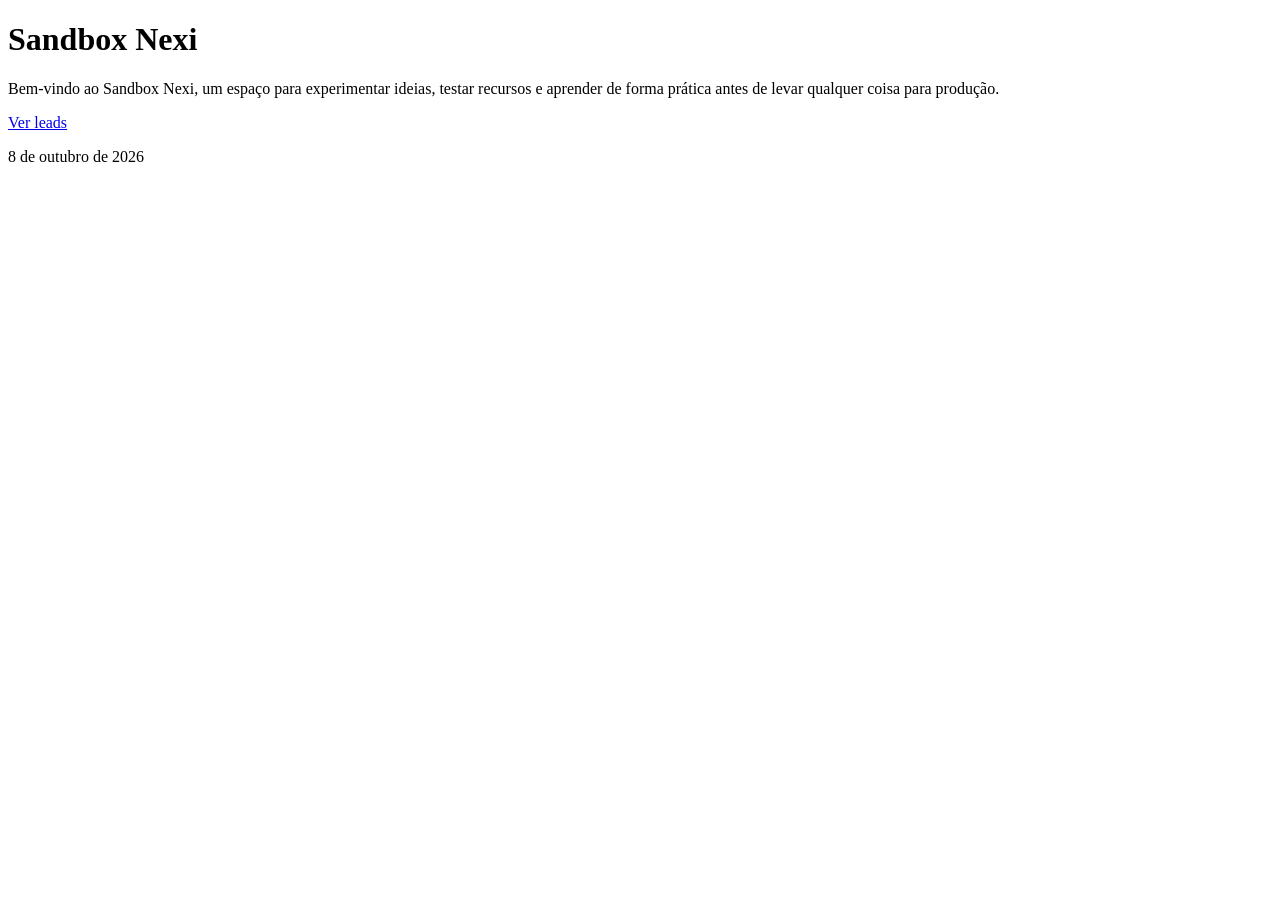
<file: index.html>
<!DOCTYPE html>
<html lang="pt-BR">
<head>
  <meta charset="UTF-8">
  <meta name="viewport" content="width=device-width, initial-scale=1.0">
  <title>Sandbox Nexi</title>
</head>
<body>
  <h1>Sandbox Nexi</h1>
  <p>Bem-vindo ao Sandbox Nexi, um espaço para experimentar ideias, testar recursos e aprender de forma prática antes de levar qualquer coisa para produção.</p>
  <p><a href="leads.html">Ver leads</a></p>
  <footer>
    <p><time datetime="2026-10-08">8 de outubro de 2026</time></p>
  </footer>
</body>
</html>
</file>
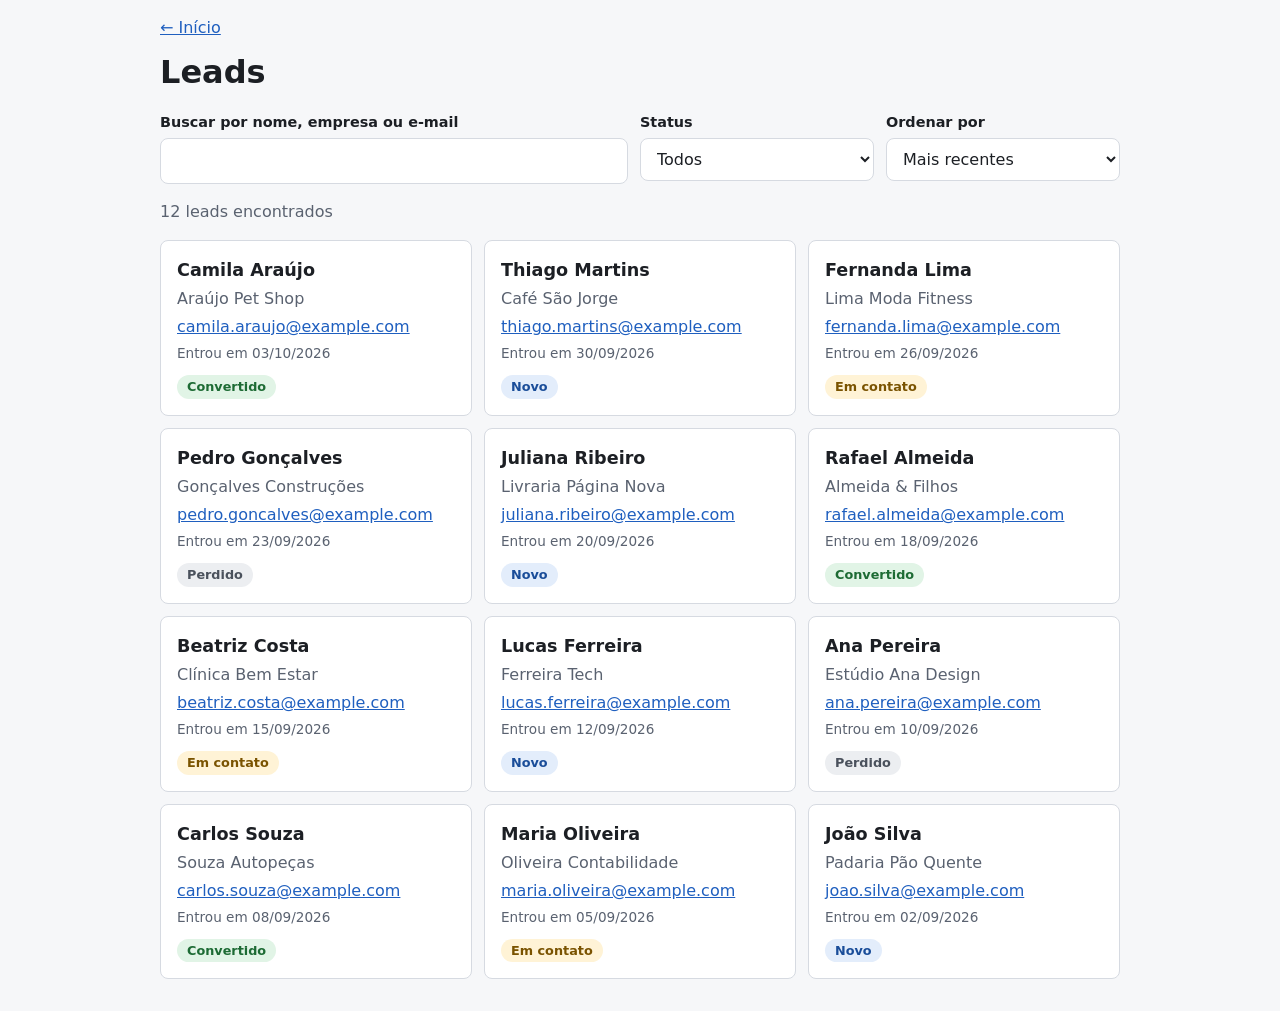
<file: leads.html>
<!DOCTYPE html>
<html lang="pt-BR">
<head>
  <meta charset="UTF-8">
  <meta name="viewport" content="width=device-width, initial-scale=1.0">
  <title>Leads | Sandbox Nexi</title>
  <link rel="stylesheet" href="leads.css">
  <script src="leads.js" defer></script>
</head>
<body>
  <header class="page-header">
    <a href="index.html">&larr; Início</a>
    <h1>Leads</h1>
  </header>

  <main>
    <form id="filters" class="filters" role="search">
      <div class="field">
        <label for="search">Buscar por nome, empresa ou e-mail</label>
        <input type="search" id="search" name="search" autocomplete="off">
      </div>
      <div class="field">
        <label for="status">Status</label>
        <select id="status" name="status">
          <option value="">Todos</option>
          <option value="Novo">Novo</option>
          <option value="Em contato">Em contato</option>
          <option value="Convertido">Convertido</option>
          <option value="Perdido">Perdido</option>
        </select>
      </div>
      <div class="field">
        <label for="sort">Ordenar por</label>
        <select id="sort" name="sort">
          <option value="newest">Mais recentes</option>
          <option value="oldest">Mais antigos</option>
          <option value="name">Nome (A–Z)</option>
        </select>
      </div>
    </form>

    <p id="count" class="count" aria-live="polite"></p>
    <p id="error" class="error" role="alert" hidden></p>
    <p id="empty" class="empty" hidden>Nenhum lead encontrado.</p>

    <ul id="lead-list" class="lead-list"></ul>
  </main>
</body>
</html>
</file>
<file: leads.css>
:root {
  --bg: #f6f7f9;
  --surface: #ffffff;
  --text: #1c1f24;
  --muted: #5a6270;
  --border: #d6dae1;
  --accent: #1f5fbf;
  --error-bg: #fdecec;
  --error-text: #8a1c1c;
  --badge-novo-bg: #e3edfb;
  --badge-novo-text: #1a4d99;
  --badge-em-contato-bg: #fff3d6;
  --badge-em-contato-text: #7a5300;
  --badge-convertido-bg: #e1f4e6;
  --badge-convertido-text: #1d6b34;
  --badge-perdido-bg: #eceef1;
  --badge-perdido-text: #4a515c;
}

*,
*::before,
*::after {
  box-sizing: border-box;
}

/* Keep the hidden attribute working even on elements styled with display. */
[hidden] {
  display: none !important;
}

body {
  margin: 0;
  padding: 0 16px 32px;
  font-family: system-ui, -apple-system, "Segoe UI", Roboto, sans-serif;
  line-height: 1.5;
  color: var(--text);
  background: var(--bg);
}

.page-header,
main {
  max-width: 960px;
  margin: 0 auto;
}

.page-header {
  padding-top: 16px;
}

.page-header h1 {
  margin: 8px 0 16px;
}

a {
  color: var(--accent);
}

a:focus-visible,
input:focus-visible,
select:focus-visible {
  outline: 3px solid var(--accent);
  outline-offset: 2px;
}

.filters {
  display: flex;
  flex-direction: column;
  gap: 12px;
}

.field {
  display: flex;
  flex-direction: column;
  gap: 4px;
}

label {
  font-weight: 600;
  font-size: 0.9rem;
}

input,
select {
  width: 100%;
  padding: 10px 12px;
  font: inherit;
  color: var(--text);
  background: var(--surface);
  border: 1px solid var(--border);
  border-radius: 8px;
}

.count,
.empty {
  color: var(--muted);
}

.error {
  padding: 12px 16px;
  color: var(--error-text);
  background: var(--error-bg);
  border: 1px solid currentColor;
  border-radius: 8px;
}

.lead-list {
  display: grid;
  gap: 12px;
  margin: 0;
  padding: 0;
  list-style: none;
}

.lead-card {
  display: flex;
  flex-direction: column;
  align-items: flex-start;
  gap: 4px;
  padding: 16px;
  background: var(--surface);
  border: 1px solid var(--border);
  border-radius: 8px;
}

.lead-card h2 {
  margin: 0;
  font-size: 1.1rem;
}

.lead-company {
  margin: 0;
  color: var(--muted);
}

.lead-card a {
  overflow-wrap: anywhere;
}

.lead-date {
  margin: 0;
  font-size: 0.85rem;
  color: var(--muted);
}

.badge {
  margin-top: 8px;
  padding: 2px 10px;
  font-size: 0.8rem;
  font-weight: 600;
  border-radius: 999px;
}

.badge--novo { background: var(--badge-novo-bg); color: var(--badge-novo-text); }
.badge--em-contato { background: var(--badge-em-contato-bg); color: var(--badge-em-contato-text); }
.badge--convertido { background: var(--badge-convertido-bg); color: var(--badge-convertido-text); }
.badge--perdido { background: var(--badge-perdido-bg); color: var(--badge-perdido-text); }

@media (min-width: 640px) {
  .filters {
    flex-direction: row;
  }

  .field:first-child {
    flex: 2;
  }

  .field:not(:first-child) {
    flex: 1;
  }

  .lead-list {
    grid-template-columns: repeat(auto-fill, minmax(260px, 1fr));
  }
}
</file>
